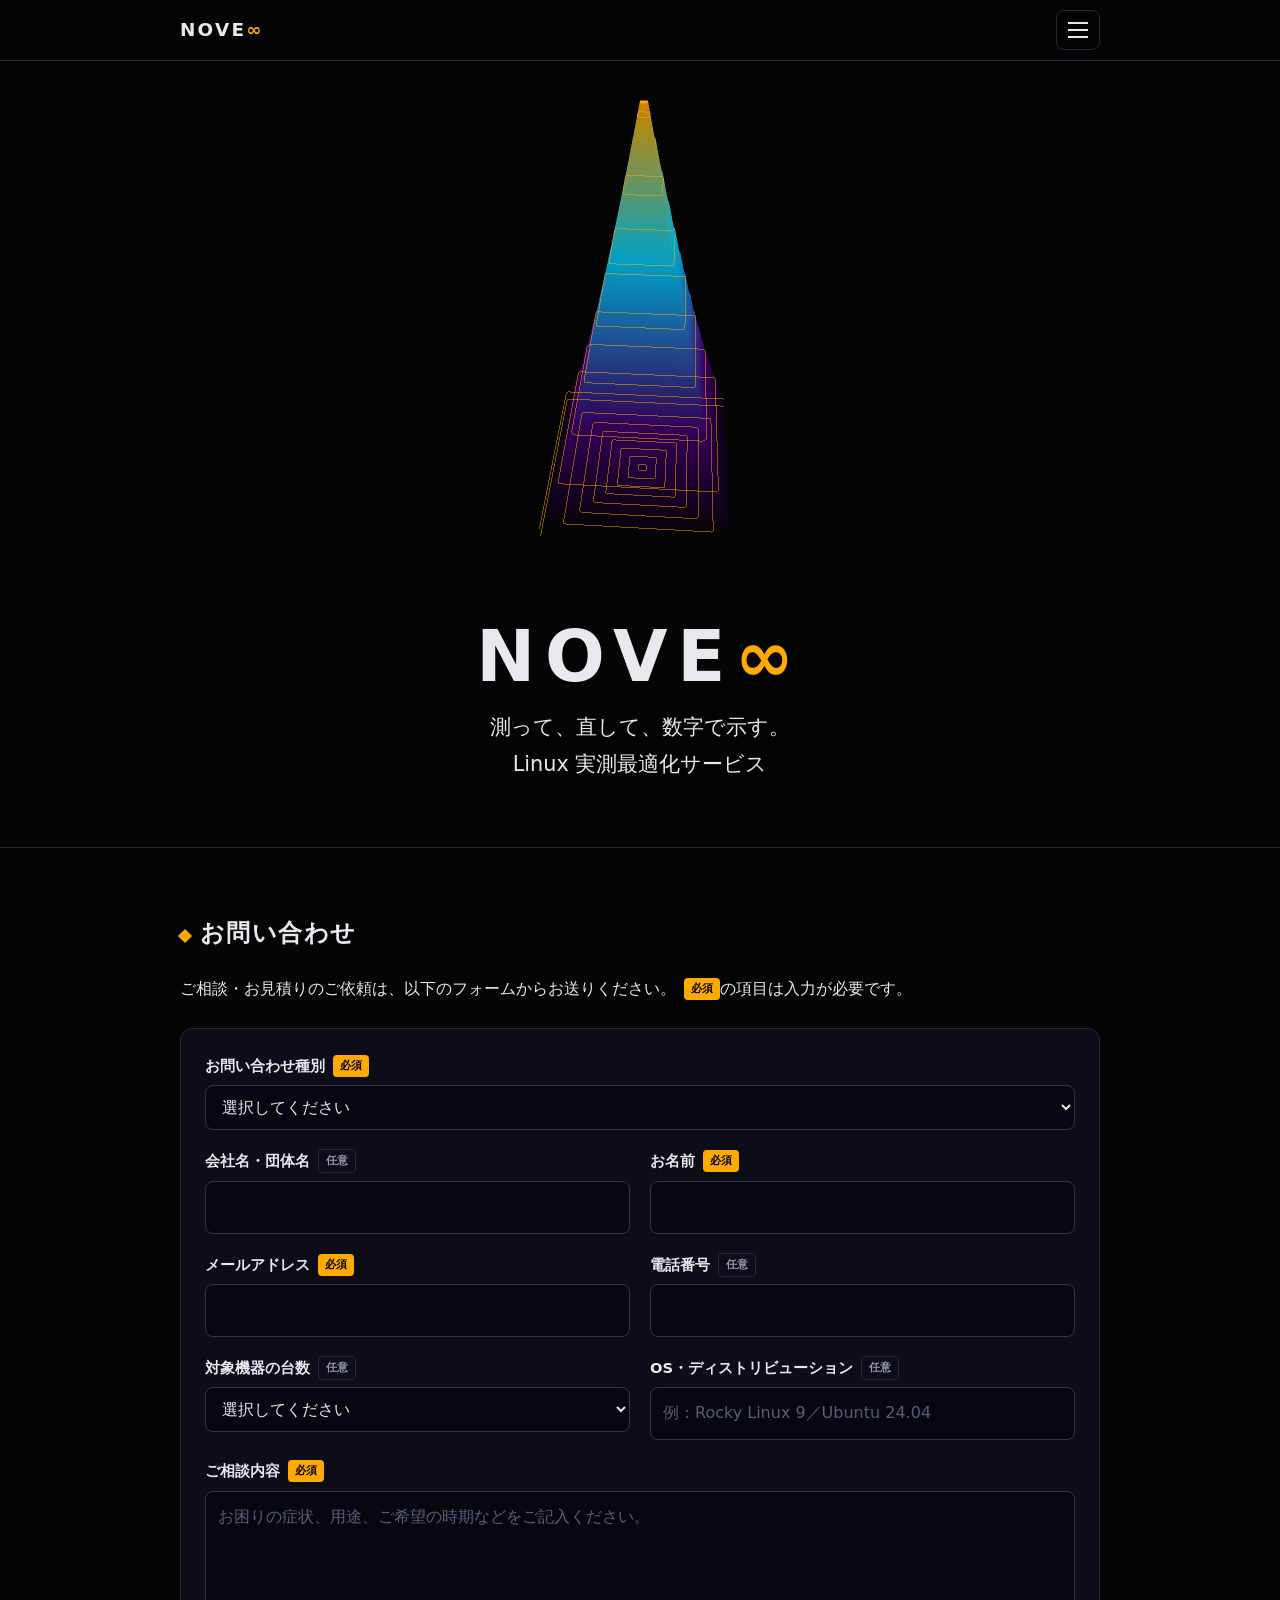
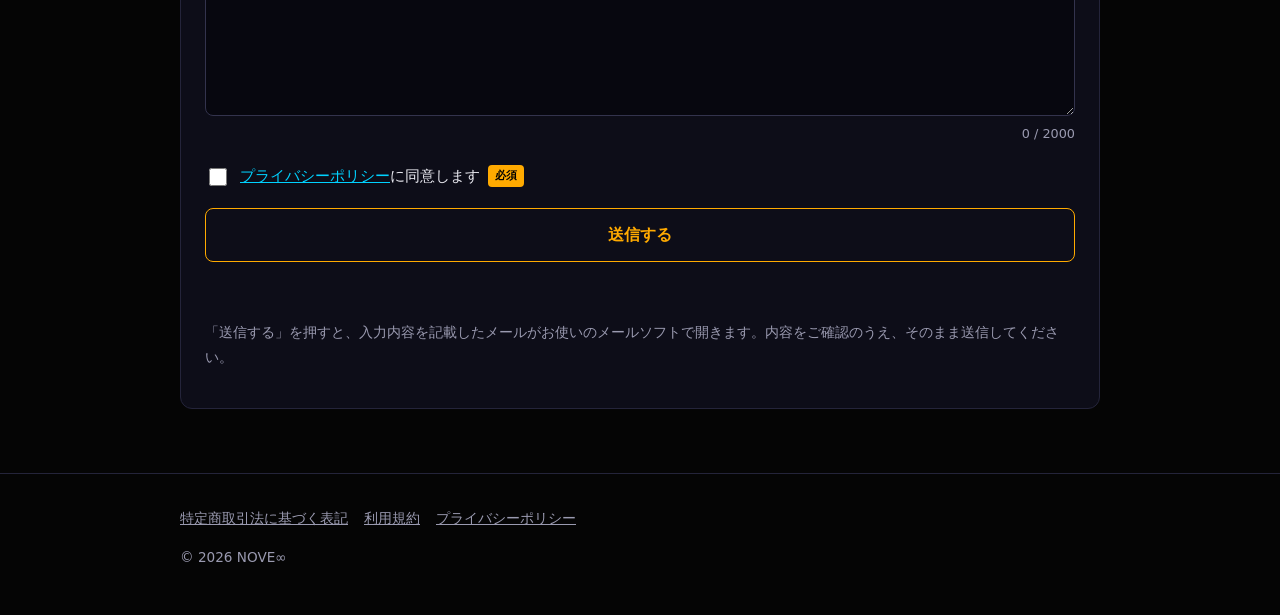
<file: index.html>
<!doctype html>
<html lang="ja">
<head>
<meta charset="utf-8">
<meta name="viewport" content="width=device-width,initial-scale=1">
<title>NOVE∞ | Linux 実測最適化サービス</title>
<meta name="description" content="NOVE∞ は、Linux サーバー・PC の性能を実測で点検し、改善前後の数値をレポートでお渡しする最適化サービスです。">
<link rel="stylesheet" href="style.css">
</head>
<body>
<header class="nav"><div class="wrap">
  <a class="brand" href="/">NOVE<span>∞</span></a>
  <button class="menu-btn" type="button" aria-label="メニュー" aria-expanded="false" aria-controls="menu"><span></span><span></span><span></span></button>
</div>
<nav id="menu" hidden><a href="#contact">お問い合わせ</a></nav>
</header>
<script>
(function(){
  var btn = document.querySelector('.menu-btn'), menu = document.getElementById('menu');
  function set(open){ menu.hidden = !open; btn.setAttribute('aria-expanded', open ? 'true' : 'false'); }
  btn.addEventListener('click', function(){ set(menu.hidden); });
  menu.addEventListener('click', function(e){ if (e.target.tagName === 'A') set(false); });
  document.addEventListener('keydown', function(e){ if (e.key === 'Escape') set(false); });
})();
</script>

<div class="hero">
  <div id="tower" aria-hidden="true"></div>
  <div class="wrap copy">
    <h1>NOVE<span>∞</span></h1>
    <p>測って、直して、数字で示す。<br>Linux 実測最適化サービス</p>
  </div>
</div>

<main>
<section id="contact"><div class="wrap">
  <h2>お問い合わせ</h2>
  <p>ご相談・お見積りのご依頼は、以下のフォームからお送りください。<span class="req">必須</span>の項目は入力が必要です。</p>
  <form id="contact-form" class="form" novalidate>
    <div class="field full">
      <label for="f-type">お問い合わせ種別<span class="req">必須</span></label>
      <select id="f-type" name="type" required>
        <option value="">選択してください</option>
        <option>点検・最適化のご相談</option>
        <option>お見積りのご依頼</option>
        <option>その他のお問い合わせ</option>
      </select>
    </div>
    <div class="field">
      <label for="f-company">会社名・団体名<span class="opt">任意</span></label>
      <input id="f-company" name="company" autocomplete="organization" maxlength="100">
    </div>
    <div class="field">
      <label for="f-name">お名前<span class="req">必須</span></label>
      <input id="f-name" name="name" autocomplete="name" required maxlength="60">
    </div>
    <div class="field">
      <label for="f-email">メールアドレス<span class="req">必須</span></label>
      <input id="f-email" name="email" type="email" autocomplete="email" required maxlength="254">
    </div>
    <div class="field">
      <label for="f-tel">電話番号<span class="opt">任意</span></label>
      <input id="f-tel" name="tel" type="tel" autocomplete="tel" maxlength="20" pattern="[0-9+\-() ]{10,20}">
    </div>
    <div class="field">
      <label for="f-units">対象機器の台数<span class="opt">任意</span></label>
      <select id="f-units" name="units">
        <option value="">選択してください</option>
        <option>1台</option><option>2〜5台</option><option>6〜20台</option><option>21台以上</option><option>未定</option>
      </select>
    </div>
    <div class="field">
      <label for="f-os">OS・ディストリビューション<span class="opt">任意</span></label>
      <input id="f-os" name="os" maxlength="100" placeholder="例：Rocky Linux 9／Ubuntu 24.04">
    </div>
    <div class="field full">
      <label for="f-body">ご相談内容<span class="req">必須</span></label>
      <textarea id="f-body" name="body" rows="7" required minlength="10" maxlength="2000" placeholder="お困りの症状、用途、ご希望の時期などをご記入ください。"></textarea>
      <div class="count"><span id="f-count">0</span> / 2000</div>
    </div>
    <div class="hp" aria-hidden="true"><label>空欄のままにしてください<input name="website" tabindex="-1" autocomplete="off"></label></div>
    <div class="field full">
      <label class="check"><input id="f-agree" type="checkbox" required> <span><a href="privacy.html" target="_blank" rel="noopener">プライバシーポリシー</a>に同意します<span class="req">必須</span></span></label>
    </div>
    <div class="field full">
      <button class="btn" type="submit">送信する</button>
      <p id="f-status" class="status" role="status" aria-live="polite"></p>
      <p class="note" id="f-mode-note">「送信する」を押すと、入力内容を記載したメールがお使いのメールソフトで開きます。内容をご確認のうえ、そのまま送信してください。</p>
    </div>
  </form>
</div></section>
<script>
(function(){
  // 送信先サービス(Formspree等)のURLを設定すると、ページ上で送信が完了する方式に切り替わる。空ならメールソフト方式。
  var FORM_ENDPOINT = '';
  var TO = 'mymikiyuuzi@pm.me';
  var f = document.getElementById('contact-form'), st = document.getElementById('f-status');
  var body = document.getElementById('f-body'), cnt = document.getElementById('f-count');
  if (FORM_ENDPOINT) document.getElementById('f-mode-note').hidden = true;
  body.addEventListener('input', function(){ cnt.textContent = body.value.length; });
  function val(n){ var e = f.elements[n]; return e ? e.value.trim() : ''; }
  f.addEventListener('submit', async function(e){
    e.preventDefault();
    st.className = 'status';
    if (val('website')) return; // 自動投稿(スパム)は黙って捨てる
    f.classList.add('tried');
    if (!f.checkValidity()) {
      var bad = f.querySelector(':invalid'); if (bad) bad.focus();
      st.textContent = '未入力または形式の正しくない項目があります。赤枠の項目をご確認ください。';
      st.classList.add('err'); return;
    }
    var rows = [['お問い合わせ種別','type'],['会社名・団体名','company'],['お名前','name'],['メールアドレス','email'],
                ['電話番号','tel'],['対象機器の台数','units'],['OS・ディストリビューション','os']];
    var text = rows.map(function(r){ return r[0] + '：' + (val(r[1]) || '（未記入）'); }).join('\n') + '\n\n【ご相談内容】\n' + val('body');
    var subject = '[NOVE∞] ' + val('type') + '（' + (val('company') || val('name')) + '様）';
    if (!FORM_ENDPOINT) {
      location.href = 'mailto:' + TO + '?subject=' + encodeURIComponent(subject) + '&body=' + encodeURIComponent(text);
      st.textContent = 'メールソフトを起動しました。開かない場合は ' + TO + ' 宛てに直接お送りください。';
      st.classList.add('ok'); return;
    }
    var btn = f.querySelector('button[type=submit]'); btn.disabled = true; st.textContent = '送信しています…';
    try {
      var r = await fetch(FORM_ENDPOINT, {method:'POST', headers:{'Accept':'application/json','Content-Type':'application/json'},
        body: JSON.stringify({_subject: subject, email: val('email'), message: text})});
      if (!r.ok) throw new Error('HTTP ' + r.status);
      f.reset(); f.classList.remove('tried'); cnt.textContent = '0';
      st.textContent = '送信しました。ご入力のメールアドレス宛てにご連絡いたします。'; st.classList.add('ok');
    } catch (err) {
      st.textContent = '送信できませんでした。お手数ですが ' + TO + ' 宛てに直接お送りください。'; st.classList.add('err');
    } finally { btn.disabled = false; }
  });
})();
</script>
</main>

<footer><div class="wrap">
  <a href="tokushoho.html">特定商取引法に基づく表記</a><a href="terms.html">利用規約</a><a href="privacy.html">プライバシーポリシー</a>
  <p>© 2026 NOVE∞</p>
</div></footer>

<script src="https://cdn.plot.ly/plotly-2.27.0.min.js" defer></script>
<script>
// 旧トップページ(2026-05版)の回転タワーを同じ形・配色・回転速度で再現
(function(){
  function initTower(){
    if (!window.Plotly) { console.warn('Plotly unavailable — tower skipped'); return; }
    var size = 35, x = [], y = [], z = [];
    for (var i = 0; i < size; i++) { x[i] = i - size/2; y[i] = i - size/2; z[i] = []; }
    for (var i = 0; i < size; i++) for (var j = 0; j < size; j++) {
      var v = (size/2) - Math.max(Math.abs(x[i]), Math.abs(y[j]));
      z[i][j] = v > 0 ? Math.pow(v, 1.3) * 1.8 : 0;
    }
    Plotly.newPlot('tower', [{
      x:x, y:y, z:z, type:'surface',
      colorscale:[[0,'#050505'],[0.3,'#4b0082'],[0.7,'#00d2ff'],[1,'#ffaa00']],
      showscale:false, opacity:0.85, hoverinfo:'skip',
      contours:{z:{show:true, color:'#ffaa00', width:1, project:{z:true}}}
    }], {
      paper_bgcolor:'rgba(0,0,0,0)', plot_bgcolor:'rgba(0,0,0,0)', margin:{l:0,r:0,b:0,t:0},
      scene:{ xaxis:{visible:false}, yaxis:{visible:false}, zaxis:{visible:false},
              camera:{ eye:{x:1.8, y:1.8, z:1.5}, center:{x:0, y:0, z:-0.1} } }
    }, {responsive:true, displayModeBar:false, staticPlot:false});
    var angle = 0, rafId = null;
    function rotate(){
      angle = (angle + 0.003) % (Math.PI * 2);
      Plotly.relayout('tower', {'scene.camera.eye':{
        x:1.8*Math.cos(angle), y:1.8*Math.sin(angle), z:1.5 + 0.3*Math.sin(angle*0.4)}});
      rafId = requestAnimationFrame(rotate);
    }
    // 裕治朗様の指定(2026-09-11)で「動きを減らす」設定の端末でも回す。非表示タブでは止める(電池節約)
    function start(){ if (rafId === null && !document.hidden) rafId = requestAnimationFrame(rotate); }
    function stop(){ if (rafId !== null) { cancelAnimationFrame(rafId); rafId = null; } }
    document.addEventListener('visibilitychange', function(){ document.hidden ? stop() : start(); });
    start();
  }
  window.addEventListener('load', initTower);
})();
</script>
</body>
</html>
</file>
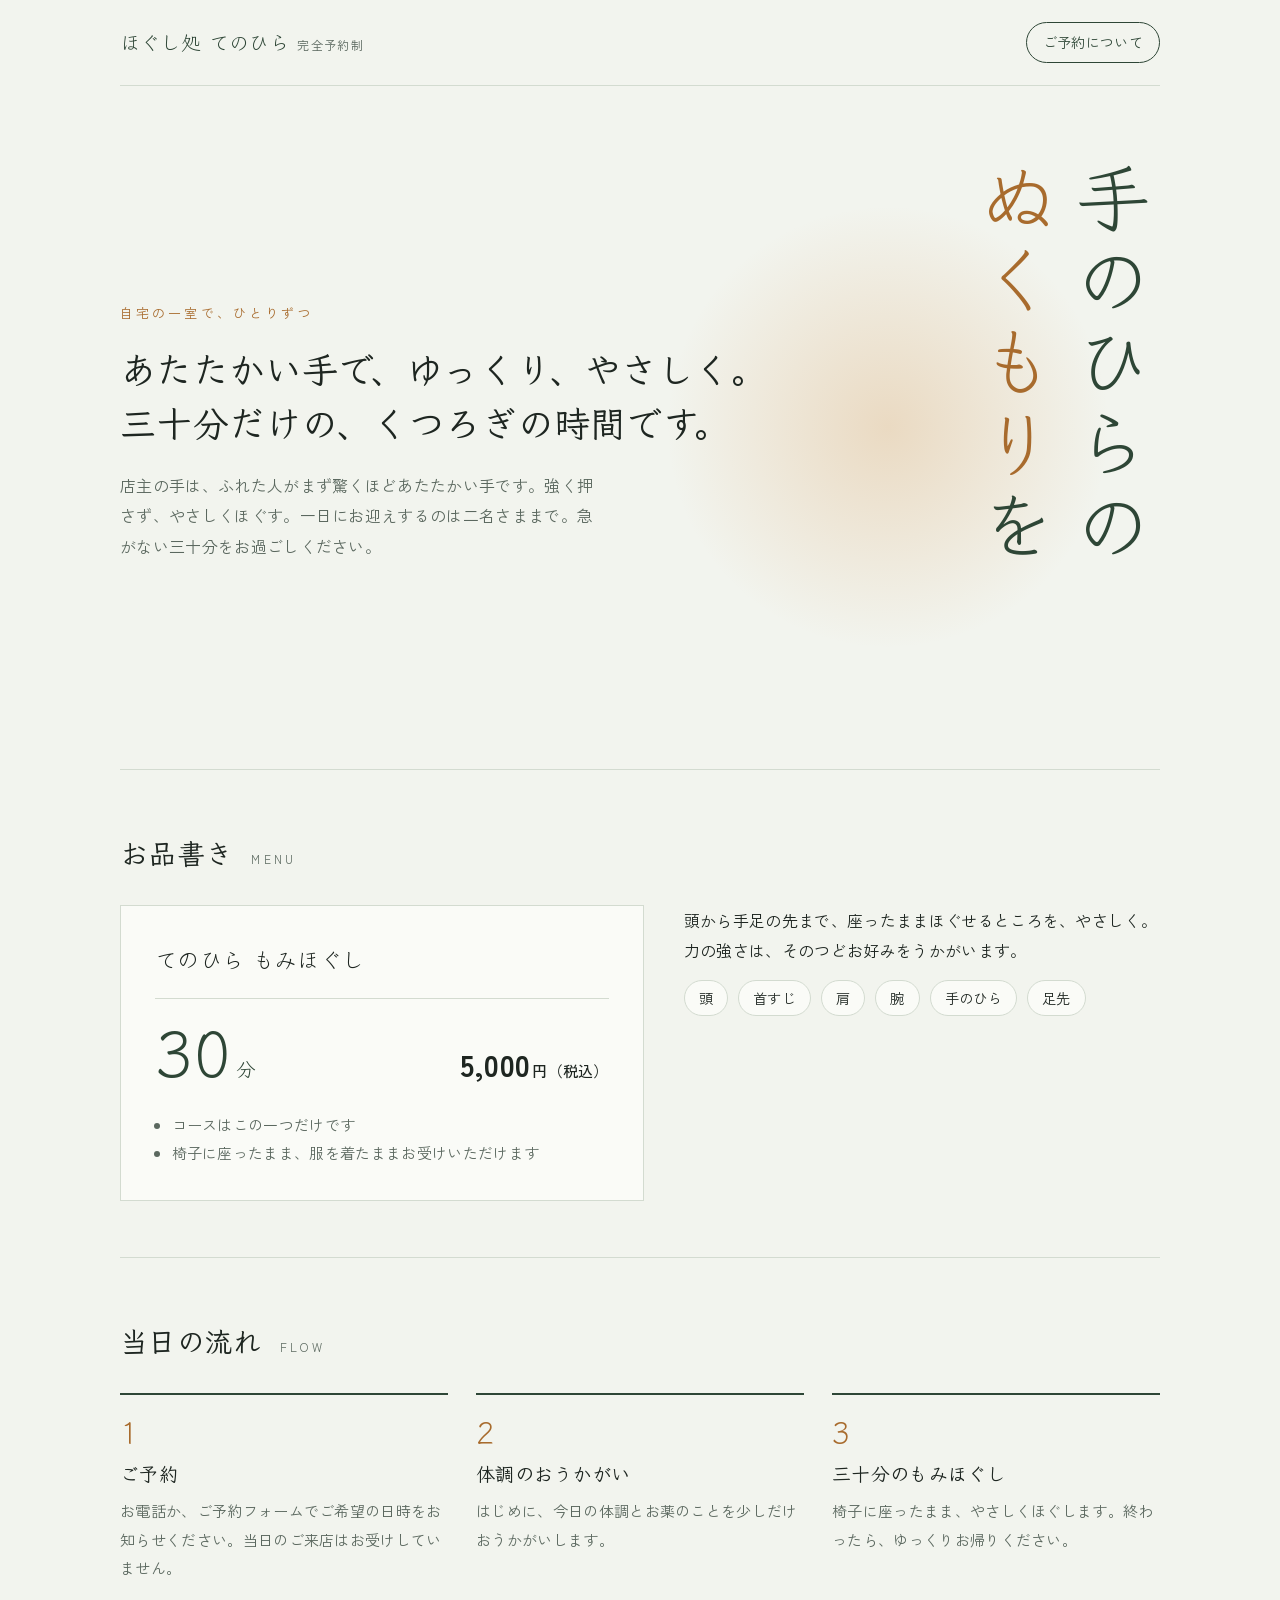
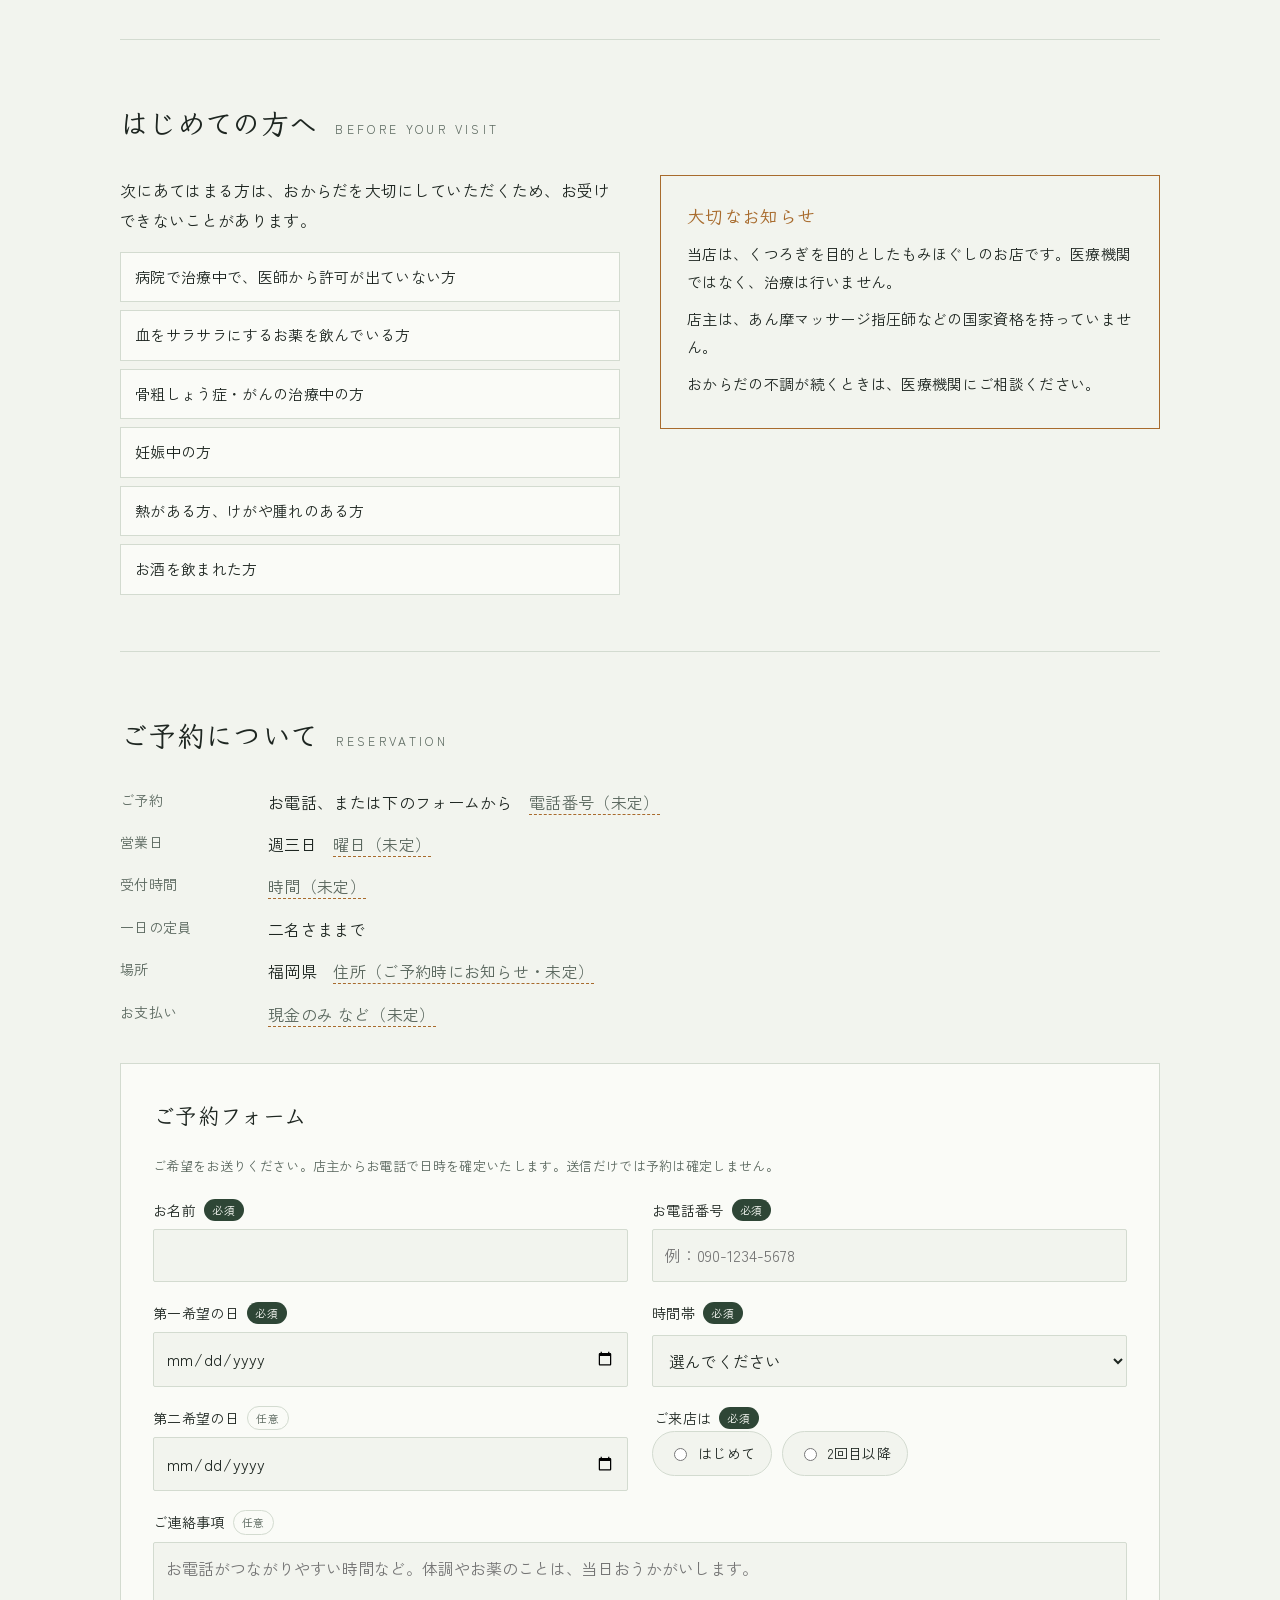
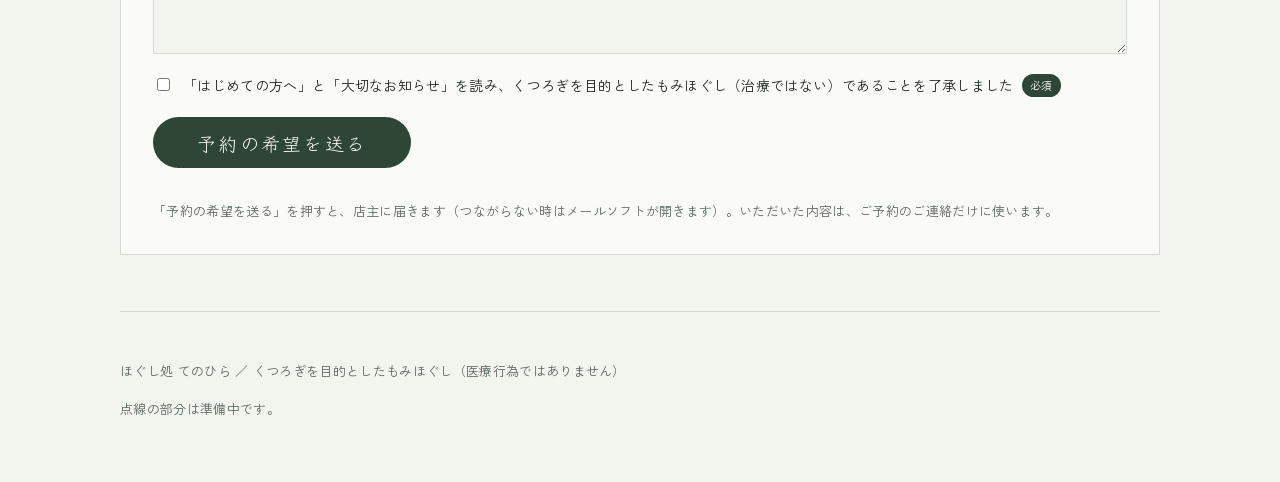
<file: tenohira/index.html>
<!doctype html>
<html lang="ja"><head>
<meta charset="utf-8">
<meta name="robots" content="noindex, nofollow">
<meta name="viewport" content="width=device-width, initial-scale=1, viewport-fit=cover">
<title>ほぐし処 てのひら</title>
<link rel="preconnect" href="https://fonts.googleapis.com">
<link rel="preconnect" href="https://fonts.gstatic.com" crossorigin>
<link rel="stylesheet" href="https://fonts.googleapis.com/css2?family=Klee+One:wght@400;600&family=Zen+Kaku+Gothic+New:wght@400;500;700&display=swap">
<style>
:root{
  --ground:#F2F4EE; --paper:#FAFBF7; --ink:#1E2621; --muted:#5B685F;
  --tea:#2E4636; --hoji:#A86B2D; --line:#D3DBD0; --glow:rgba(214,150,80,.28);
  --display:"Klee One","Hiragino Mincho ProN","Yu Mincho",serif;
  --body:"Zen Kaku Gothic New","Hiragino Sans","Noto Sans CJK JP","Yu Gothic",sans-serif;
}
@media (prefers-color-scheme: dark){
  :root:not([data-theme="light"]){
    --ground:#131915; --paper:#1A221C; --ink:#E7ECE3; --muted:#A3B0A6;
    --tea:#A9C4AE; --hoji:#DDA062; --line:#2F3A32; --glow:rgba(221,160,98,.16);
  }
}
:root[data-theme="dark"]{
  --ground:#131915; --paper:#1A221C; --ink:#E7ECE3; --muted:#A3B0A6;
  --tea:#A9C4AE; --hoji:#DDA062; --line:#2F3A32; --glow:rgba(221,160,98,.16);
}
*{box-sizing:border-box}
body{margin:0;background:var(--ground);color:var(--ink);font-family:var(--body);font-size:16px;line-height:1.9;letter-spacing:.02em;padding-inline:clamp(16px,5vw,64px)}
.wrap{max-width:1040px;margin:0 auto}
h1,h2,h3{font-family:var(--display);font-weight:600;text-wrap:balance;margin:0}
a{color:var(--tea)}
a:focus-visible,button:focus-visible{outline:3px solid var(--hoji);outline-offset:3px}
.tbd{border-bottom:1px dashed var(--hoji);color:var(--muted)}

/* 看板 */
header.top{display:flex;justify-content:space-between;align-items:center;padding-block:22px;border-bottom:1px solid var(--line)}
.mark{font-family:var(--display);font-size:20px;color:var(--tea)}
.mark small{font-family:var(--body);font-size:12px;color:var(--muted);margin-left:.6em;letter-spacing:.12em}
.top a.cta{font-size:14px;text-decoration:none;border:1px solid var(--tea);padding:6px 16px;border-radius:999px}

/* 表紙：縦書きの一行と、手のぬくもりの灯り */
.hero{position:relative;display:grid;grid-template-columns:1fr auto;gap:40px;align-items:center;padding-block:72px 64px}
.hero::before{content:"";position:absolute;right:4%;top:50%;width:min(460px,70vw);aspect-ratio:1;transform:translateY(-50%);
  background:radial-gradient(circle,var(--glow) 0%,transparent 68%);border-radius:50%;z-index:0;animation:breathe 7s ease-in-out infinite}
@keyframes breathe{50%{transform:translateY(-50%) scale(1.07)}}
@media (prefers-reduced-motion:reduce){.hero::before{animation:none}}
.hero > *{position:relative;z-index:1}
.lead p{max-width:30em;color:var(--muted);margin:22px 0 0}
.lead .kicker{font-size:13px;letter-spacing:.24em;color:var(--hoji);margin:0 0 14px}
.lead h2{font-size:clamp(26px,3.4vw,36px);line-height:1.5;color:var(--ink)}
.tate{writing-mode:vertical-rl;font-family:var(--display);font-size:clamp(44px,6.4vw,76px);line-height:1.25;color:var(--tea);margin:0;letter-spacing:.08em;height:7.2em}
.tate span{color:var(--hoji)}

/* お品書き */
section{padding-block:56px;border-top:1px solid var(--line)}
.sec-head{display:flex;flex-wrap:wrap;align-items:baseline;gap:4px 18px;margin-bottom:26px}
.sec-head h2{white-space:nowrap}
.sec-head h2{font-size:28px}
.sec-head .en{font-size:12px;letter-spacing:.28em;color:var(--muted);text-transform:uppercase}
.menu{display:grid;grid-template-columns:minmax(0,1.1fr) minmax(0,1fr);gap:40px;align-items:start}
.price{background:var(--paper);border:1px solid var(--line);padding:32px 34px}
.price .course{font-family:var(--display);font-size:22px;margin:0}
.price .row{display:flex;align-items:baseline;justify-content:space-between;gap:12px;margin-top:18px;border-top:1px solid var(--line);padding-top:18px}
.price .min{font-family:var(--display);font-size:64px;line-height:1;color:var(--tea);font-variant-numeric:tabular-nums}
.price .min small{font-size:20px;margin-left:4px}
.price .yen{font-size:30px;font-weight:700;font-variant-numeric:tabular-nums}
.price .yen small{font-size:15px;font-weight:500;margin-left:2px}
.price ul{margin:18px 0 0;padding-left:1.1em;color:var(--muted);font-size:15px}
.parts{display:flex;flex-wrap:wrap;gap:10px;margin-top:10px;padding:0;list-style:none}
.parts li{border:1px solid var(--line);padding:4px 14px;border-radius:999px;font-size:14px;background:var(--paper)}
.menu p{margin:0 0 14px;max-width:32em}

/* 流れ（本当に順番があるので番号を振る） */
.flow{display:grid;grid-template-columns:repeat(3,minmax(0,1fr));gap:28px;list-style:none;padding:0;margin:0;counter-reset:f}
.flow li{counter-increment:f;padding-top:18px;border-top:2px solid var(--tea)}
.flow li::before{content:counter(f);font-family:var(--display);font-size:30px;color:var(--hoji);display:block;line-height:1.2}
.flow h3{font-size:19px;margin:6px 0 6px}
.flow p{margin:0;color:var(--muted);font-size:15px}

/* はじめての方へ */
.two{display:grid;grid-template-columns:minmax(0,1fr) minmax(0,1fr);gap:40px;align-items:start}
.check{margin:0;padding:0;list-style:none;display:grid;gap:8px}
.check li{padding:10px 14px;background:var(--paper);border:1px solid var(--line);font-size:15px}
.notice{border:1px solid var(--hoji);padding:22px 26px;font-size:15px}
.notice h3{font-size:18px;color:var(--hoji);margin-bottom:8px}
.notice p{margin:0 0 8px}

/* ご予約 */
dl.info{display:grid;grid-template-columns:8em 1fr;gap:12px 20px;margin:0;max-width:40em}
dl.info dt{color:var(--muted);font-size:14px}
dl.info dd{margin:0}
footer{padding-block:34px 48px;border-top:1px solid var(--line);color:var(--muted);font-size:13px}


/* ご予約フォーム */
.form{display:grid;grid-template-columns:minmax(0,1fr) minmax(0,1fr);gap:18px 24px;margin-top:34px;background:var(--paper);border:1px solid var(--line);padding:30px 32px}
.form .full{grid-column:1/-1}
.field{display:grid;gap:6px}
.field label,.field legend{font-size:14px;color:var(--ink)}
.req,.opt{white-space:nowrap;display:inline-block;font-size:11px;margin-left:8px;padding:1px 8px;border-radius:999px;letter-spacing:.08em;vertical-align:1px}
.req{background:var(--tea);color:var(--paper)}
.opt{border:1px solid var(--line);color:var(--muted)}
.form input,.form select,.form textarea{font:inherit;font-size:16px;color:var(--ink);background:var(--ground);border:1px solid var(--line);border-radius:2px;padding:10px 12px;width:100%}
.form textarea{resize:vertical;min-height:7em}
.form input:focus,.form select:focus,.form textarea:focus{outline:none;border-color:var(--hoji);box-shadow:0 0 0 3px var(--glow)}
.form.tried :invalid{border-color:#B4432F}
fieldset.field{border:0;padding:0;margin:0}
.seg{display:flex;flex-wrap:wrap;gap:10px;align-items:flex-start}
fieldset.field{align-content:start}
.seg label{display:flex;align-items:center;gap:8px;border:1px solid var(--line);padding:8px 16px;border-radius:999px;cursor:pointer;background:var(--ground)}
.seg input{width:auto;accent-color:var(--tea)}
.agree{display:flex;gap:10px;align-items:flex-start;font-size:14px}
.agree input{width:auto;margin-top:6px;accent-color:var(--tea)}
.hp{position:absolute;left:-9999px;width:1px;height:1px;overflow:hidden}
.send{font-family:var(--display);font-size:19px;letter-spacing:.12em;color:var(--paper);background:var(--tea);border:0;border-radius:999px;padding:12px 44px;cursor:pointer;justify-self:start}
.send:hover{background:var(--hoji)}
.status{margin:0;font-size:14px;min-height:1.4em}
.status.ok{color:var(--tea)} .status.err{color:#B4432F}
.fnote{margin:0;color:var(--muted);font-size:13px}

@media (max-width:760px){
  .hero{grid-template-columns:1fr;padding-block:40px}
  .tate{writing-mode:horizontal-tb;height:auto;font-size:40px;order:-1}
  .menu,.two{grid-template-columns:1fr}
  .flow{grid-template-columns:1fr}
  .price .min{font-size:52px}
  .lead h2{font-size:22px}
  .lead h2 br{display:none}
  .sec-head .en{display:none}
  dl.info{grid-template-columns:1fr;gap:2px}
  dl.info dd{margin-bottom:10px}
  .top a.cta{display:none}
  .form{grid-template-columns:1fr;padding:22px 18px}
  .send{justify-self:stretch}
}
</style>
</head>
<body>
<div class="wrap">

<header class="top">
  <div class="mark">ほぐし処 てのひら<small>完全予約制</small></div>
  <a class="cta" href="#yoyaku">ご予約について</a>
</header>

<div class="hero">
  <div class="lead">
    <p class="kicker">自宅の一室で、ひとりずつ</p>
    <h2>あたたかい手で、ゆっくり、やさしく。<br>三十分だけの、くつろぎの時間です。</h2>
    <p>店主の手は、ふれた人がまず驚くほどあたたかい手です。強く押さず、やさしくほぐす。一日にお迎えするのは二名さままで。急がない三十分をお過ごしください。</p>
  </div>
  <p class="tate" aria-hidden="true">手のひらの<br><span>ぬくもり</span>を</p>
</div>

<section id="menu" aria-labelledby="menu-h">
  <div class="sec-head"><h2 id="menu-h">お品書き</h2><span class="en">Menu</span></div>
  <div class="menu">
    <div class="price">
      <p class="course">てのひら もみほぐし</p>
      <div class="row">
        <span class="min">30<small>分</small></span>
        <span class="yen">5,000<small>円（税込）</small></span>
      </div>
      <ul>
        <li>コースはこの一つだけです</li>
        <li>椅子に座ったまま、服を着たままお受けいただけます</li>
      </ul>
    </div>
    <div>
      <p>頭から手足の先まで、座ったままほぐせるところを、やさしく。力の強さは、そのつどお好みをうかがいます。</p>
      <ul class="parts" aria-label="ほぐす場所">
        <li>頭</li><li>首すじ</li><li>肩</li><li>腕</li><li>手のひら</li><li>足先</li>
      </ul>
    </div>
  </div>
</section>

<section aria-labelledby="flow-h">
  <div class="sec-head"><h2 id="flow-h">当日の流れ</h2><span class="en">Flow</span></div>
  <ol class="flow">
    <li><h3>ご予約</h3><p>お電話か、ご予約フォームでご希望の日時をお知らせください。当日のご来店はお受けしていません。</p></li>
    <li><h3>体調のおうかがい</h3><p>はじめに、今日の体調とお薬のことを少しだけおうかがいします。</p></li>
    <li><h3>三十分のもみほぐし</h3><p>椅子に座ったまま、やさしくほぐします。終わったら、ゆっくりお帰りください。</p></li>
  </ol>
</section>

<section aria-labelledby="first-h">
  <div class="sec-head"><h2 id="first-h">はじめての方へ</h2><span class="en">Before your visit</span></div>
  <div class="two">
    <div>
      <p style="margin-top:0">次にあてはまる方は、おからだを大切にしていただくため、お受けできないことがあります。</p>
      <ul class="check">
        <li>病院で治療中で、医師から許可が出ていない方</li>
        <li>血をサラサラにするお薬を飲んでいる方</li>
        <li>骨粗しょう症・がんの治療中の方</li>
        <li>妊娠中の方</li>
        <li>熱がある方、けがや腫れのある方</li>
        <li>お酒を飲まれた方</li>
      </ul>
    </div>
    <div class="notice" role="note">
      <h3>大切なお知らせ</h3>
      <p>当店は、くつろぎを目的としたもみほぐしのお店です。医療機関ではなく、治療は行いません。</p>
      <p>店主は、あん摩マッサージ指圧師などの国家資格を持っていません。</p>
      <p>おからだの不調が続くときは、医療機関にご相談ください。</p>
    </div>
  </div>
</section>

<section id="yoyaku" aria-labelledby="yoyaku-h">
  <div class="sec-head"><h2 id="yoyaku-h">ご予約について</h2><span class="en">Reservation</span></div>
  <dl class="info">
    <dt>ご予約</dt><dd>お電話、または下のフォームから　<span class="tbd">電話番号（未定）</span></dd>
    <dt>営業日</dt><dd>週三日　<span class="tbd">曜日（未定）</span></dd>
    <dt>受付時間</dt><dd><span class="tbd">時間（未定）</span></dd>
    <dt>一日の定員</dt><dd>二名さままで</dd>
    <dt>場所</dt><dd>福岡県　<span class="tbd">住所（ご予約時にお知らせ・未定）</span></dd>
    <dt>お支払い</dt><dd><span class="tbd">現金のみ など（未定）</span></dd>
  </dl>

  <form id="yoyaku-form" class="form" novalidate aria-labelledby="yf-h">
    <h3 id="yf-h" class="full" style="font-size:22px">ご予約フォーム</h3>
    <p class="fnote full">ご希望をお送りください。店主からお電話で日時を確定いたします。送信だけでは予約は確定しません。</p>
    <div class="field">
      <label for="y-name">お名前<span class="req">必須</span></label>
      <input id="y-name" name="name" autocomplete="name" required maxlength="40">
    </div>
    <div class="field">
      <label for="y-tel">お電話番号<span class="req">必須</span></label>
      <input id="y-tel" name="tel" type="tel" inputmode="tel" autocomplete="tel" required pattern="[0-9+\-() ]{10,20}" maxlength="20" placeholder="例：090-1234-5678">
    </div>
    <div class="field">
      <label for="y-day1">第一希望の日<span class="req">必須</span></label>
      <input id="y-day1" name="day1" type="date" required>
    </div>
    <div class="field">
      <label for="y-time1">時間帯<span class="req">必須</span></label>
      <select id="y-time1" name="time1" required>
        <option value="">選んでください</option><option>午前</option><option>お昼すぎ</option><option>夕方</option><option>いつでもよい</option>
      </select>
    </div>
    <div class="field">
      <label for="y-day2">第二希望の日<span class="opt">任意</span></label>
      <input id="y-day2" name="day2" type="date">
    </div>
    <fieldset class="field">
      <legend>ご来店は<span class="req">必須</span></legend>
      <div class="seg">
        <label><input type="radio" id="y-first-yes" name="first" value="はじめて" required>はじめて</label>
        <label><input type="radio" id="y-first-no" name="first" value="2回目以降">2回目以降</label>
      </div>
    </fieldset>
    <div class="field full">
      <label for="y-msg">ご連絡事項<span class="opt">任意</span></label>
      <textarea id="y-msg" name="msg" maxlength="500" placeholder="お電話がつながりやすい時間など。体調やお薬のことは、当日おうかがいします。"></textarea>
    </div>
    <div class="hp" aria-hidden="true"><label>空欄のままにしてください<input name="website" tabindex="-1" autocomplete="off"></label></div>
    <label class="agree full"><input id="y-agree" type="checkbox" required><span>「はじめての方へ」と「大切なお知らせ」を読み、くつろぎを目的としたもみほぐし（治療ではない）であることを了承しました<span class="req">必須</span></span></label>
    <div class="field full">
      <button class="send" type="submit">予約の希望を送る</button>
      <p id="y-status" class="status" role="status" aria-live="polite"></p>
      <p class="fnote">「予約の希望を送る」を押すと、店主に届きます（つながらない時はメールソフトが開きます）。いただいた内容は、ご予約のご連絡だけに使います。</p>
    </div>
  </form>
<script>
(function(){
  var TO = 'mymikiyuuzi@pm.me';
  var f = document.getElementById('yoyaku-form'), st = document.getElementById('y-status');
  var d = new Date(); d.setDate(d.getDate() + 1);
  var min = d.getFullYear() + '-' + String(d.getMonth()+1).padStart(2,'0') + '-' + String(d.getDate()).padStart(2,'0');
  f.elements.day1.min = min; f.elements.day2.min = min;
  function v(n){ var e = f.elements[n]; if (!e) return ''; return (e.value || '').trim(); }
  var ENDPOINT = 'https://pc2.tail4142c1.ts.net/tenohira/api/yoyaku';
  var btn = f.querySelector('button[type=submit]');
  function mailFallback(text, name){
    location.href = 'mailto:' + TO + '?subject=' + encodeURIComponent('[てのひら] ご予約の希望（' + name + '様）') + '&body=' + encodeURIComponent(text);
    st.textContent = 'ただいま受付につながらないため、メールソフトを開きました。そのまま送信してください。'; st.className = 'status ok';
  }
  f.addEventListener('submit', async function(e){
    e.preventDefault(); st.className = 'status';
    if (v('website')) return;
    f.classList.add('tried');
    if (!f.checkValidity()) {
      var bad = f.querySelector(':invalid'); if (bad) bad.focus();
      st.textContent = '入力が足りない項目があります。赤い枠の項目をご確認ください。'; st.classList.add('err'); return;
    }
    var first = (f.querySelector('input[name=first]:checked') || {}).value || '';
    var data = {name:v('name'), tel:v('tel'), day1:v('day1'), time1:v('time1'), day2:v('day2'), first:first, msg:v('msg'), website:v('website')};
    var text = ['お名前：' + data.name, 'お電話番号：' + data.tel, '第一希望：' + data.day1 + '（' + data.time1 + '）',
      '第二希望：' + (data.day2 || '（なし）'), 'ご来店：' + first, '', '【ご連絡事項】', data.msg || '（なし）'].join('\n');
    btn.disabled = true; st.textContent = '送信しています…';
    try {
      var ctl = new AbortController(); var timer = setTimeout(function(){ ctl.abort(); }, 12000);
      var r = await fetch(ENDPOINT, {method:'POST', headers:{'Content-Type':'text/plain;charset=UTF-8'}, body: JSON.stringify(data), signal: ctl.signal});
      clearTimeout(timer);
      var j = {}; try { j = await r.json(); } catch (_) {}
      if (r.ok && j.ok) {
        f.reset(); f.classList.remove('tried');
        st.textContent = 'ご予約の希望を受け付けました。店主からお電話で日時をご連絡します。'; st.className = 'status ok';
      } else if (r.status === 400 && j.error) {
        st.textContent = j.error; st.className = 'status err';
      } else if (r.status === 429) {
        st.textContent = '送信が続いたため、しばらく受け付けできません。お手数ですがお電話でご連絡ください。'; st.className = 'status err';
      } else { mailFallback(text, data.name); }
    } catch (err) { mailFallback(text, data.name); }
    finally { btn.disabled = false; }
  });
})();
</script>
</section>

<footer>
  <p>ほぐし処 てのひら ／ くつろぎを目的としたもみほぐし（医療行為ではありません）</p>
  <p>点線の部分は準備中です。</p>
</footer>

</div>
</body></html>
</file>
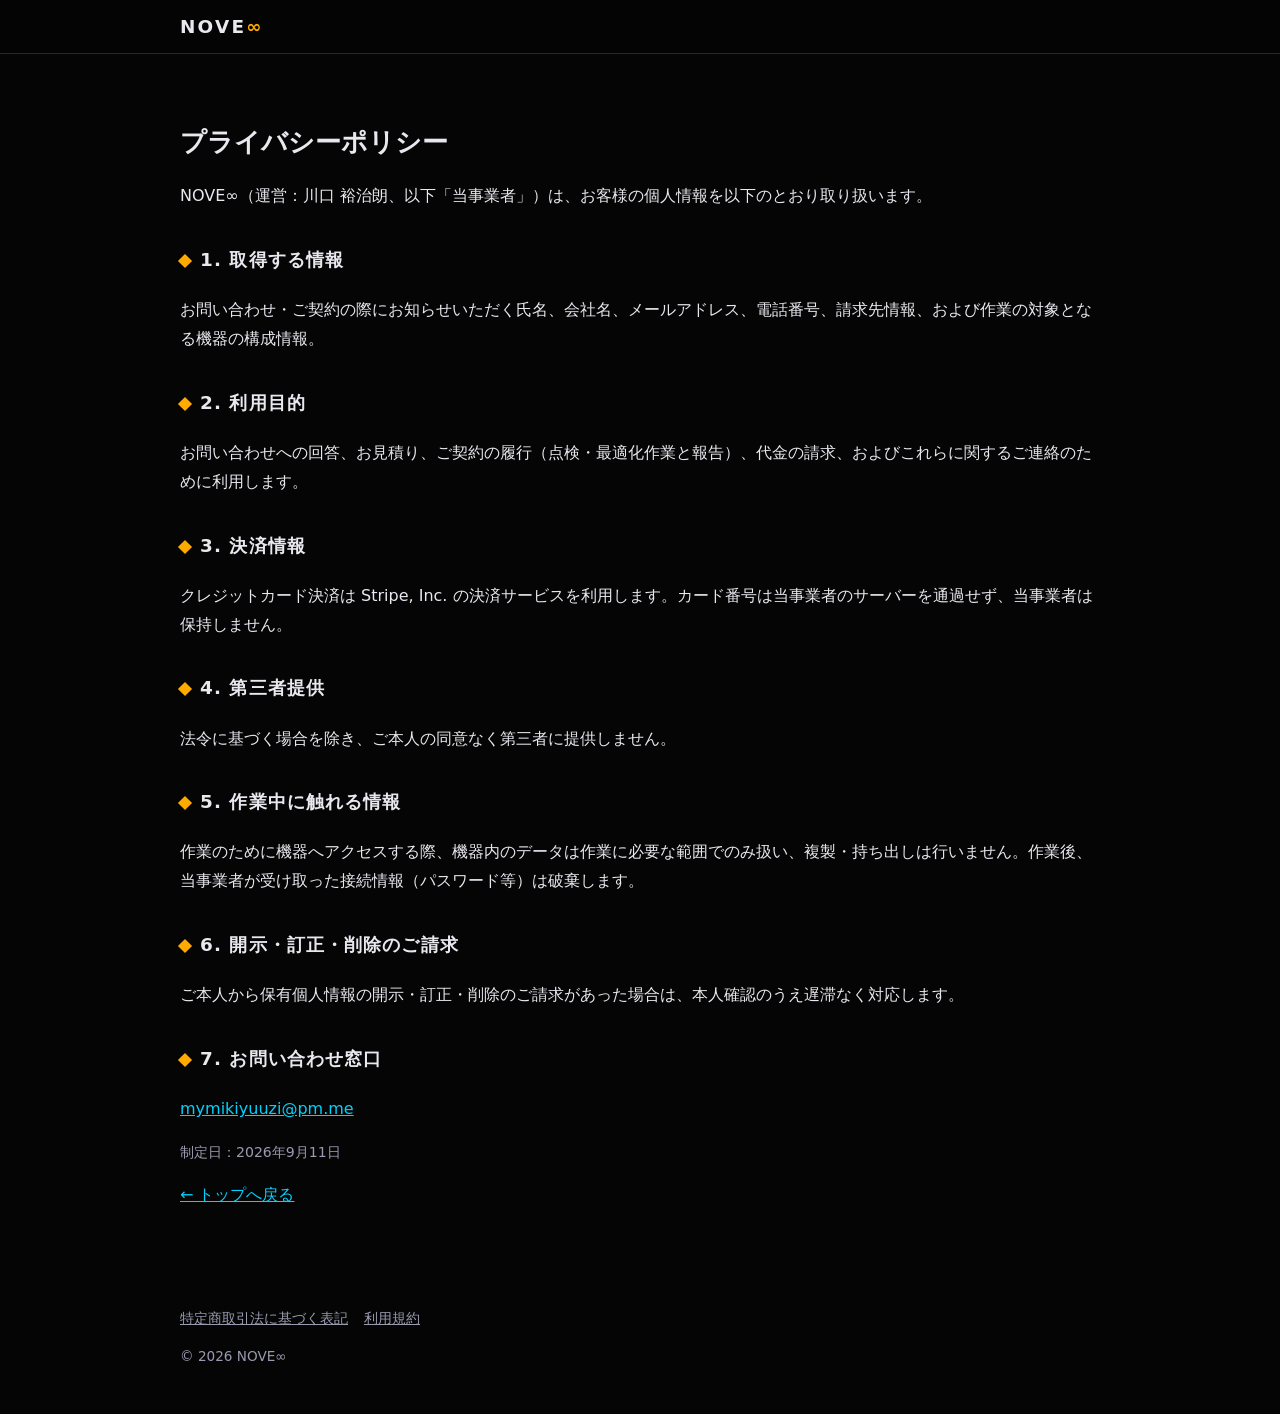
<file: privacy.html>
<!doctype html>
<html lang="ja">
<head>
<meta charset="utf-8">
<meta name="viewport" content="width=device-width,initial-scale=1">
<title>プライバシーポリシー | NOVE∞</title>
<link rel="stylesheet" href="style.css">
</head>
<body>
<header class="nav"><div class="wrap"><a class="brand" href="/">NOVE<span>∞</span></a></div></header>
<main class="wrap doc">
<h1>プライバシーポリシー</h1>
<p>NOVE∞（運営：川口 裕治朗、以下「当事業者」）は、お客様の個人情報を以下のとおり取り扱います。</p>
<h2>1. 取得する情報</h2>
<p>お問い合わせ・ご契約の際にお知らせいただく氏名、会社名、メールアドレス、電話番号、請求先情報、および作業の対象となる機器の構成情報。</p>
<h2>2. 利用目的</h2>
<p>お問い合わせへの回答、お見積り、ご契約の履行（点検・最適化作業と報告）、代金の請求、およびこれらに関するご連絡のために利用します。</p>
<h2>3. 決済情報</h2>
<p>クレジットカード決済は Stripe, Inc. の決済サービスを利用します。カード番号は当事業者のサーバーを通過せず、当事業者は保持しません。</p>
<h2>4. 第三者提供</h2>
<p>法令に基づく場合を除き、ご本人の同意なく第三者に提供しません。</p>
<h2>5. 作業中に触れる情報</h2>
<p>作業のために機器へアクセスする際、機器内のデータは作業に必要な範囲でのみ扱い、複製・持ち出しは行いません。作業後、当事業者が受け取った接続情報（パスワード等）は破棄します。</p>
<h2>6. 開示・訂正・削除のご請求</h2>
<p>ご本人から保有個人情報の開示・訂正・削除のご請求があった場合は、本人確認のうえ遅滞なく対応します。</p>
<h2>7. お問い合わせ窓口</h2>
<p><a href="mailto:mymikiyuuzi@pm.me">mymikiyuuzi@pm.me</a></p>
<p class="note">制定日：2026年9月11日</p>
<p><a href="/">← トップへ戻る</a></p>
</main>
<footer><div class="wrap"><a href="tokushoho.html">特定商取引法に基づく表記</a><a href="terms.html">利用規約</a><p>© 2026 NOVE∞</p></div></footer>
</body>
</html>
</file>
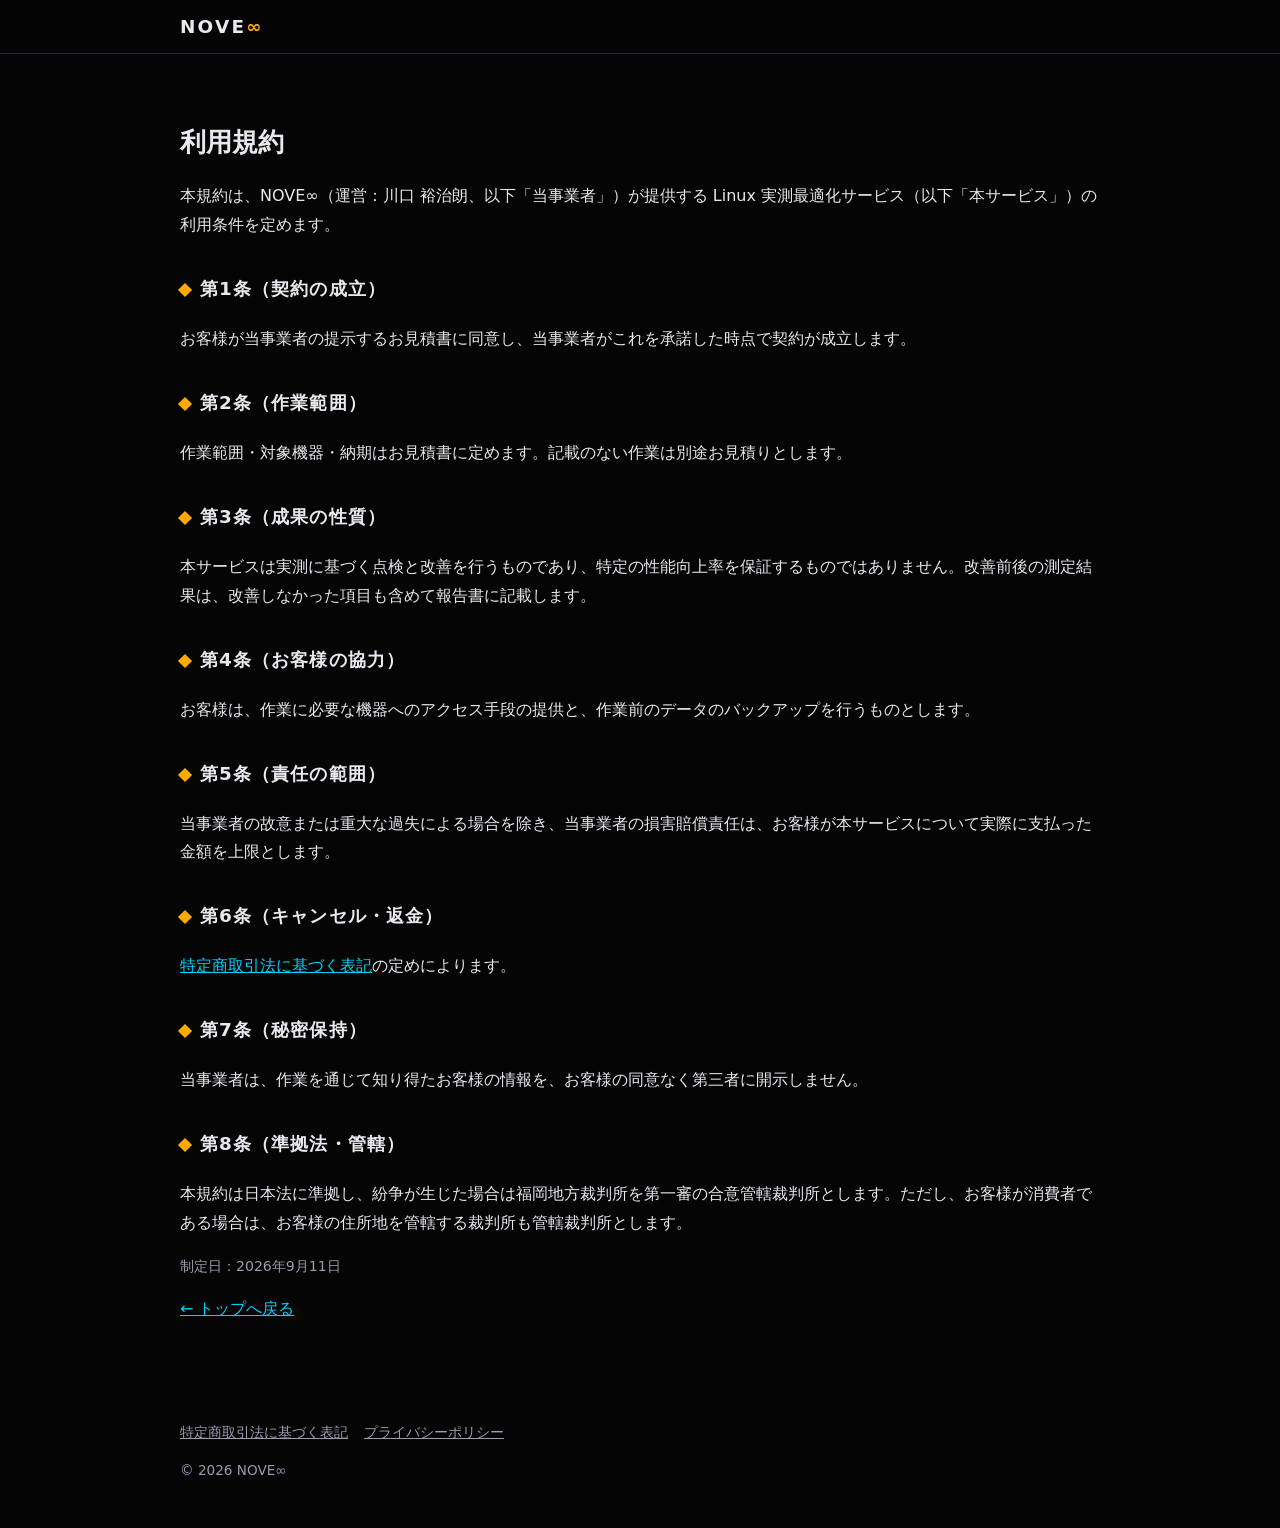
<file: terms.html>
<!doctype html>
<html lang="ja">
<head>
<meta charset="utf-8">
<meta name="viewport" content="width=device-width,initial-scale=1">
<title>利用規約 | NOVE∞</title>
<link rel="stylesheet" href="style.css">
</head>
<body>
<header class="nav"><div class="wrap"><a class="brand" href="/">NOVE<span>∞</span></a></div></header>
<main class="wrap doc">
<h1>利用規約</h1>
<p>本規約は、NOVE∞（運営：川口 裕治朗、以下「当事業者」）が提供する Linux 実測最適化サービス（以下「本サービス」）の利用条件を定めます。</p>
<h2>第1条（契約の成立）</h2>
<p>お客様が当事業者の提示するお見積書に同意し、当事業者がこれを承諾した時点で契約が成立します。</p>
<h2>第2条（作業範囲）</h2>
<p>作業範囲・対象機器・納期はお見積書に定めます。記載のない作業は別途お見積りとします。</p>
<h2>第3条（成果の性質）</h2>
<p>本サービスは実測に基づく点検と改善を行うものであり、特定の性能向上率を保証するものではありません。改善前後の測定結果は、改善しなかった項目も含めて報告書に記載します。</p>
<h2>第4条（お客様の協力）</h2>
<p>お客様は、作業に必要な機器へのアクセス手段の提供と、作業前のデータのバックアップを行うものとします。</p>
<h2>第5条（責任の範囲）</h2>
<p>当事業者の故意または重大な過失による場合を除き、当事業者の損害賠償責任は、お客様が本サービスについて実際に支払った金額を上限とします。</p>
<h2>第6条（キャンセル・返金）</h2>
<p><a href="tokushoho.html">特定商取引法に基づく表記</a>の定めによります。</p>
<h2>第7条（秘密保持）</h2>
<p>当事業者は、作業を通じて知り得たお客様の情報を、お客様の同意なく第三者に開示しません。</p>
<h2>第8条（準拠法・管轄）</h2>
<p>本規約は日本法に準拠し、紛争が生じた場合は福岡地方裁判所を第一審の合意管轄裁判所とします。ただし、お客様が消費者である場合は、お客様の住所地を管轄する裁判所も管轄裁判所とします。</p>
<p class="note">制定日：2026年9月11日</p>
<p><a href="/">← トップへ戻る</a></p>
</main>
<footer><div class="wrap"><a href="tokushoho.html">特定商取引法に基づく表記</a><a href="privacy.html">プライバシーポリシー</a><p>© 2026 NOVE∞</p></div></footer>
</body>
</html>
</file>
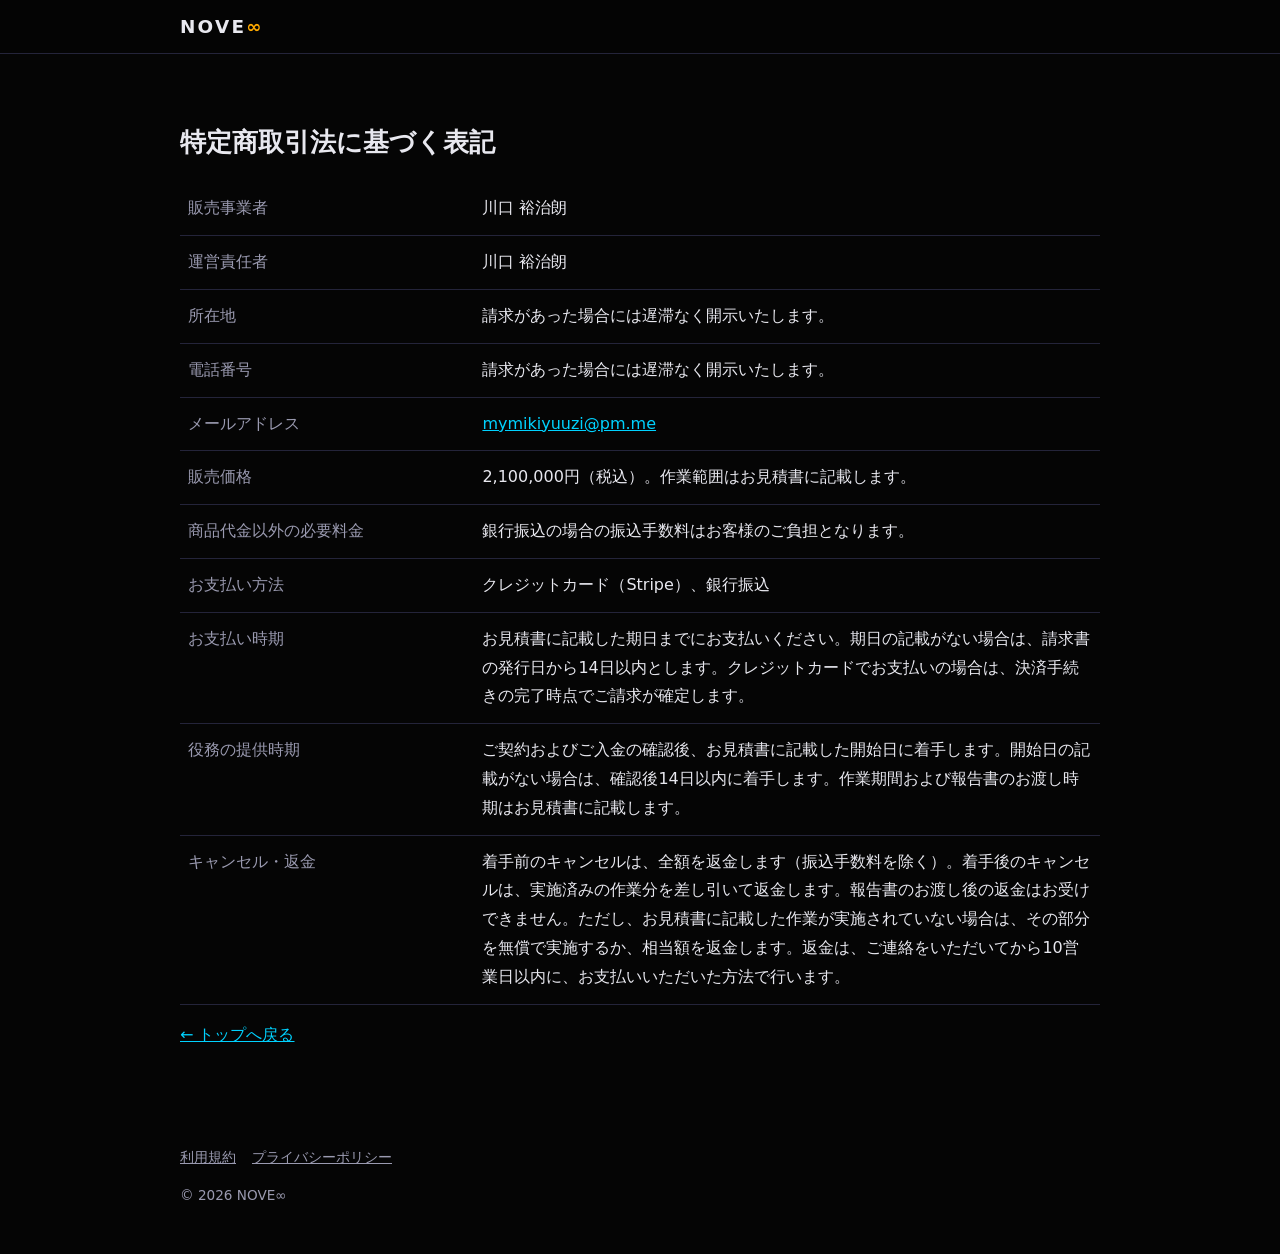
<file: tokushoho.html>
<!doctype html>
<html lang="ja">
<head>
<meta charset="utf-8">
<meta name="viewport" content="width=device-width,initial-scale=1">
<title>特定商取引法に基づく表記 | NOVE∞</title>
<link rel="stylesheet" href="style.css">
</head>
<body>
<header class="nav"><div class="wrap"><a class="brand" href="/">NOVE<span>∞</span></a></div></header>
<main class="wrap doc">
<h1>特定商取引法に基づく表記</h1>
<div class="tbl"><table class="info">
  <tr><th>販売事業者</th><td>川口 裕治朗</td></tr>
  <tr><th>運営責任者</th><td>川口 裕治朗</td></tr>
  <tr><th>所在地</th><td>請求があった場合には遅滞なく開示いたします。</td></tr>
  <tr><th>電話番号</th><td>請求があった場合には遅滞なく開示いたします。</td></tr>
  <tr><th>メールアドレス</th><td><a href="mailto:mymikiyuuzi@pm.me">mymikiyuuzi@pm.me</a></td></tr>
  <tr><th>販売価格</th><td>2,100,000円（税込）。作業範囲はお見積書に記載します。</td></tr>
  <tr><th>商品代金以外の必要料金</th><td>銀行振込の場合の振込手数料はお客様のご負担となります。</td></tr>
  <tr><th>お支払い方法</th><td>クレジットカード（Stripe）、銀行振込</td></tr>
  <tr><th>お支払い時期</th><td>お見積書に記載した期日までにお支払いください。期日の記載がない場合は、請求書の発行日から14日以内とします。クレジットカードでお支払いの場合は、決済手続きの完了時点でご請求が確定します。</td></tr>
  <tr><th>役務の提供時期</th><td>ご契約およびご入金の確認後、お見積書に記載した開始日に着手します。開始日の記載がない場合は、確認後14日以内に着手します。作業期間および報告書のお渡し時期はお見積書に記載します。</td></tr>
  <tr><th>キャンセル・返金</th><td>着手前のキャンセルは、全額を返金します（振込手数料を除く）。着手後のキャンセルは、実施済みの作業分を差し引いて返金します。報告書のお渡し後の返金はお受けできません。ただし、お見積書に記載した作業が実施されていない場合は、その部分を無償で実施するか、相当額を返金します。返金は、ご連絡をいただいてから10営業日以内に、お支払いいただいた方法で行います。</td></tr>
</table></div>
<p><a href="/">← トップへ戻る</a></p>
</main>
<footer><div class="wrap"><a href="terms.html">利用規約</a><a href="privacy.html">プライバシーポリシー</a><p>© 2026 NOVE∞</p></div></footer>
</body>
</html>
</file>
<file: style.css>
:root{--bg:#050505;--fg:#e8e8ef;--mute:#9a9ab0;--line:#24243a;--cyan:#00d2ff;--gold:#ffaa00;--indigo:#4b0082;--card:#0d0d18}
*{box-sizing:border-box}
html,body{margin:0;background:var(--bg);color:var(--fg);font-family:"Noto Sans JP","Hiragino Sans","Yu Gothic",system-ui,sans-serif;line-height:1.8}
a{color:var(--cyan)}
.wrap{max-width:960px;margin:0 auto;padding-inline:20px}
header.nav{position:sticky;top:0;z-index:10;background:rgba(5,5,5,.85);backdrop-filter:blur(6px);border-bottom:1px solid var(--line)}
header.nav .wrap{display:flex;align-items:center;justify-content:space-between;gap:12px;padding-block:10px;flex-wrap:wrap}
.brand{font-weight:800;letter-spacing:.12em;color:var(--fg);text-decoration:none;font-size:1.15rem}
.brand span{color:var(--gold)}
.menu-btn{background:none;border:1px solid var(--line);border-radius:8px;width:44px;height:40px;display:flex;flex-direction:column;justify-content:center;align-items:center;gap:5px;cursor:pointer;padding:0}
.menu-btn span{display:block;width:20px;height:2px;background:var(--fg);transition:transform .2s,opacity .2s}
.menu-btn[aria-expanded="true"] span:nth-child(1){transform:translateY(7px) rotate(45deg)}
.menu-btn[aria-expanded="true"] span:nth-child(2){opacity:0}
.menu-btn[aria-expanded="true"] span:nth-child(3){transform:translateY(-7px) rotate(-45deg)}
#menu{position:absolute;top:100%;left:0;right:0;background:rgba(5,5,5,.97);border-bottom:1px solid var(--line);display:flex;flex-direction:column}
#menu a{color:var(--fg);text-decoration:none;padding:14px 20px;border-top:1px solid var(--line);max-width:960px;width:100%;margin:0 auto}
#menu a:hover{color:var(--gold)}
#menu[hidden]{display:none}
.hero{position:relative;display:flex;flex-direction:column;align-items:center;overflow:hidden;border-bottom:1px solid var(--line);padding-block:0 7vh}
#tower{position:relative;width:100%;height:clamp(320px,62vh,640px)}
.hero .copy{position:relative;text-align:center;padding-block:0;pointer-events:none}
.hero h1{font-size:clamp(2.4rem,7vw,4.4rem);letter-spacing:.14em;margin:0;line-height:1.1}
.hero h1 span{color:var(--gold)}
.hero p{font-size:clamp(1rem,2.6vw,1.3rem);color:var(--fg);margin:.6em 0 0;text-shadow:0 0 12px #000}
section{padding-block:64px;border-bottom:1px solid var(--line)}
h2{font-size:1.5rem;margin:0 0 20px;letter-spacing:.06em}
h2::before{content:"";display:inline-block;width:10px;height:10px;background:var(--gold);margin-right:10px;transform:rotate(45deg)}
.grid{display:grid;grid-template-columns:repeat(auto-fit,minmax(240px,1fr));gap:16px}
.card{background:var(--card);border:1px solid var(--line);border-radius:10px;padding:20px}
.card h3{margin:0 0 8px;font-size:1.05rem;color:var(--cyan)}
.price{font-size:2rem;font-weight:800;color:var(--gold)}
.note{color:var(--mute);font-size:.88rem}
table.info{width:100%;border-collapse:collapse}
table.info th,table.info td{border-bottom:1px solid var(--line);padding:12px 8px;text-align:left;vertical-align:top}
table.info th{width:32%;color:var(--mute);font-weight:500}
.tbl{overflow-x:auto}
.btn{display:inline-block;padding:12px 22px;border:1px solid var(--gold);color:var(--gold);border-radius:8px;text-decoration:none;font-weight:700}
.btn:hover{background:var(--gold);color:#000}
button.btn{background:none;font:inherit;font-weight:700;cursor:pointer}
button.btn:disabled{opacity:.5;cursor:wait}
.form{display:grid;grid-template-columns:repeat(2,minmax(0,1fr));gap:18px 20px;margin-top:24px;background:var(--card);border:1px solid var(--line);border-radius:12px;padding:24px}
.field{display:flex;flex-direction:column;gap:6px}
.field.full{grid-column:1/-1}
.field label{font-size:.92rem;font-weight:600}
.req,.opt{display:inline-block;font-size:.7rem;font-weight:700;padding:1px 7px;border-radius:4px;margin-left:8px;vertical-align:2px}
.req{background:var(--gold);color:#000}
.opt{border:1px solid var(--line);color:var(--mute)}
.form input,.form select,.form textarea{width:100%;background:#07070f;color:var(--fg);border:1px solid #33334d;border-radius:8px;padding:11px 12px;font:inherit;font-size:1rem}
.form textarea{resize:vertical;min-height:150px}
.form input:focus,.form select:focus,.form textarea:focus{outline:none;border-color:var(--cyan);box-shadow:0 0 0 3px rgba(0,210,255,.18)}
.form.tried :invalid{border-color:#ff5c7a}
.form ::placeholder{color:#5c5c78}
.count{font-size:.8rem;color:var(--mute);text-align:right}
.check{display:flex;gap:10px;align-items:flex-start;font-weight:400!important}
.check input{width:18px;height:18px;margin-top:5px;accent-color:var(--gold)}
.form.tried .check input:invalid{outline:2px solid #ff5c7a}
.hp{position:absolute;left:-9999px;width:1px;height:1px;overflow:hidden}
.status{margin:12px 0 0;font-weight:600;min-height:1.2em}
.status.ok{color:#5be3a1}
.status.err{color:#ff7a90}
@media (max-width:640px){.form{grid-template-columns:1fr;padding:18px}}
footer{padding-block:32px;color:var(--mute);font-size:.85rem}
footer a{color:var(--mute);margin-right:16px}
.doc{padding-block:48px}
.doc h1{font-size:1.6rem}
.doc h2{font-size:1.15rem;margin-top:32px}
@media (max-width:600px){table.info th{width:40%}}
</file>
